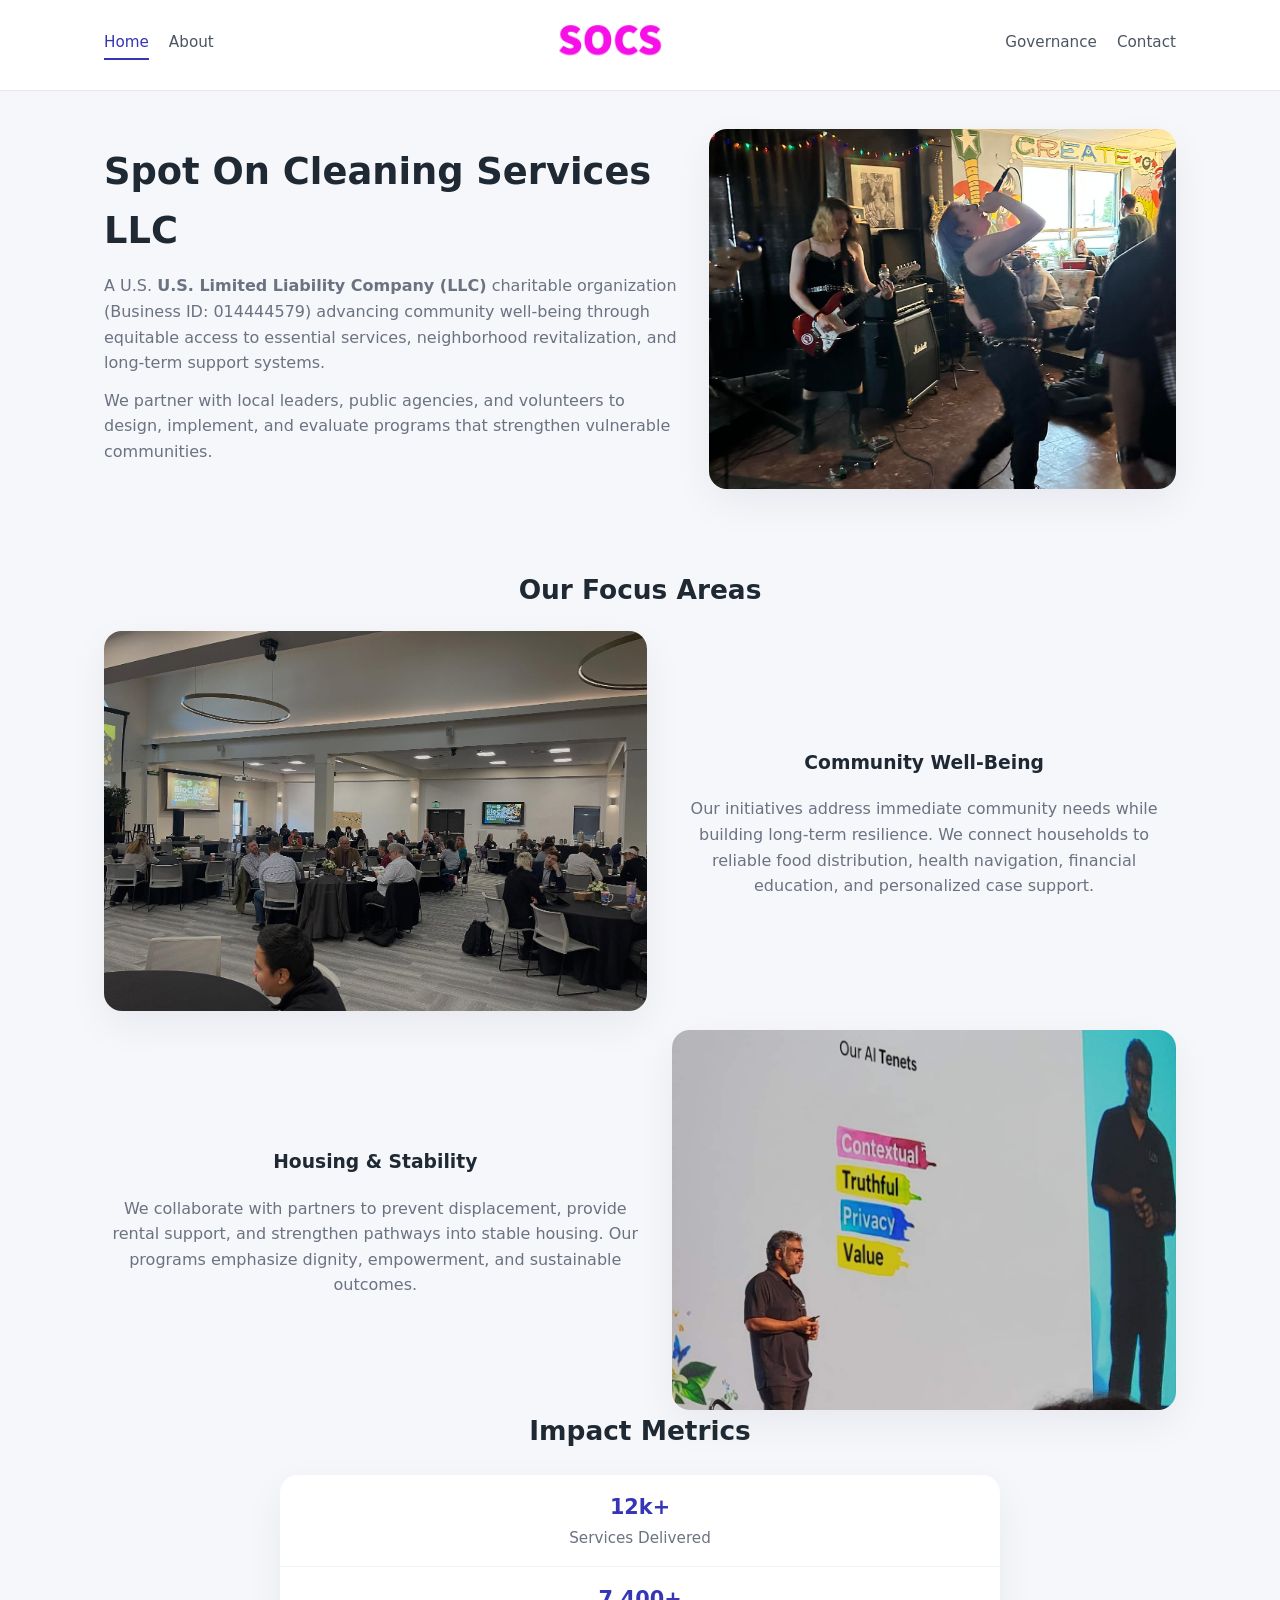
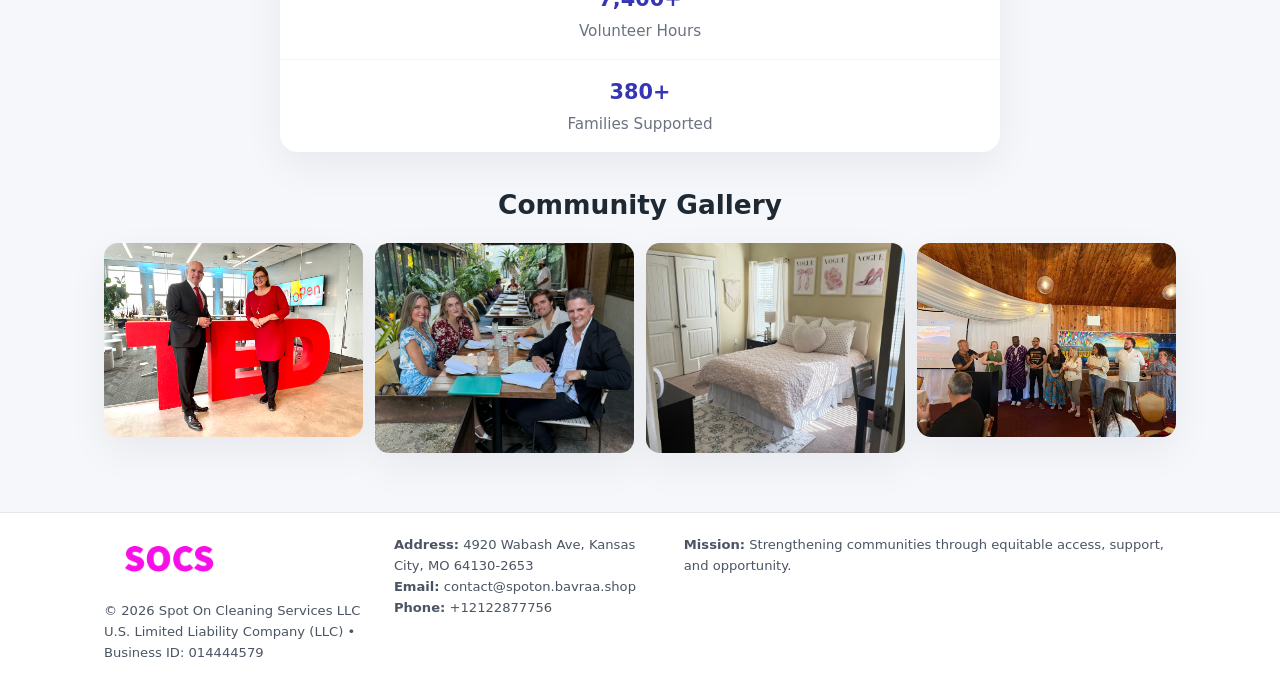
<file: index.html>
<!doctype html>
<html lang="en">
<head>
<meta charset="utf-8"/>
<meta name="viewport" content="width=device-width,initial-scale=1"/>
<title>Spot On Cleaning Services LLC – Nonprofit • 2025</title>
<link rel="stylesheet" href="assets/styles.css"/>
<link rel="icon" href="images/logo.png"/>

<meta name="data-ein" content="014444579">
<meta name="data-name" content="Spot On Cleaning Services LLC">
<meta name="data-email" content="contact@spoton.bavraa.shop">
<meta name="data-phone" content="+12122877756">
<meta name="data-address" content="4920 Wabash Ave, Kansas City, MO 64130-2653">
<meta name="data-map" content="4920+Wabash+Ave,+Kansas+City,+MO+64130-2653">
  <meta name="description" content="Dedicated to community services, education, and direct relief, Spot On Cleaning Services LLC collaborates with neighbors and partners to deliver practical help and long-term impact.">
<meta name="facebook-domain-verification" content="2ws4y8jso3161z0l8cy4d5gqq5vofo" />
</head>
<body>
<div style="position:absolute;left:-9999px;top:-9999px;opacity:0" data-uniq="{{UNIQUE_BLOB}}">
  <span>Dedicated to community services, education, and direct relief, Spot On Cleaning Services LLC collaborates with neighbors and partners to deliver practical help and long-term impact.</span><svg width="12" height="12" viewBox="0 0 12 12" xmlns="http://www.w3.org/2000/svg"><circle cx="6" cy="6" r="5" fill="#047857"/></svg><img src="images/reporting.jpg" width="1" height="1" alt="" loading="lazy"/>
</div>


<header>
  <div class="header-inner">
    <nav>
      <a class="active" href="index.html">Home</a>
      <a href="about.html">About</a>
    </nav>
    <a href="index.html"><img src="images/logo.png" style="width:150px"></a>
    <nav>
      <a href="governance.html">Governance</a>
      <a href="contact.html">Contact</a>
    </nav>
  </div>
</header>

<div class="c7a87305a77">
  <div class="hero-wrap">
    <div>
      <h1>Spot On Cleaning Services LLC</h1>
      <p class="c71f736c3ae">
        A U.S. <strong>U.S. Limited Liability Company (LLC)</strong> charitable organization (Business ID: 014444579) advancing
        community well-being through equitable access to essential services,
        neighborhood revitalization, and long-term support systems.
      </p>
      <p>
        We partner with local leaders, public agencies, and volunteers to design,
        implement, and evaluate programs that strengthen vulnerable communities.
      </p>
    </div>
    <img src="images/hero.jpg" alt="Community support">
  </div>
</div>

<section class="section">
  <h2>Our Focus Areas</h2>

  <div class="zig">
    <img src="images/jobs.jpg" alt="">
    <div>
      <h3>Community Well-Being</h3>
      <p>
        Our initiatives address immediate community needs while building long-term resilience.
        We connect households to reliable food distribution, health navigation, financial
        education, and personalized case support.
      </p>
    </div>
  </div>

  <div class="zig">
    <div>
      <h3>Housing & Stability</h3>
      <p>
        We collaborate with partners to prevent displacement, provide rental support,
        and strengthen pathways into stable housing. Our programs emphasize dignity,
        empowerment, and sustainable outcomes.
      </p>
    </div>
    <img src="images/land.jpg" alt="">
  </div>

  <h2>Impact Metrics</h2>
  <div class="metrics">
    <div class="metric"><div class="num">12k+</div>Services Delivered</div>
    <div class="metric"><div class="num">7,400+</div>Volunteer Hours</div>
    <div class="metric"><div class="num">380+</div>Families Supported</div>
  </div>

  <h2 style="margin-top:2rem">Community Gallery</h2>
  <div class="gallery">
    <img src="images/finance.jpg" alt="">
    <img src="images/education.jpg" alt="">
    <img src="images/community.jpg" alt="">
    <img src="images/programs.jpg" alt="">
  </div>
</section>

<footer>
  <div class="footer-inner">
    <div>
      <img src="images/logo.png" style="width:130px;margin-bottom:.5rem">
      <div class="small">© <span id="year"></span> Spot On Cleaning Services LLC</div>
      <div class="small">U.S. Limited Liability Company (LLC) • Business ID: 014444579</div>
    </div>
    <div><div class="small"><strong>Address:</strong> 4920 Wabash Ave, Kansas City, MO 64130-2653</div><div class="small"><strong>Email:</strong> contact@spoton.bavraa.shop</div><div class="small"><strong>Phone:</strong> +12122877756</div></div>
    <div><div class="small"><strong>Mission:</strong> Strengthening communities through equitable access, support, and opportunity.</div></div>
  </div>
</footer>

<script>
(() => {
  const y=document.getElementById("year");
  if(y) y.textContent=new Date().getFullYear();

  function g(n){let el=document.querySelector(`meta[name="${n}"]`);return el?el.content:"";}
  function h(s){let x=2166136261>>>0;for(let i=0;i<s.length;i++){x^=s.charCodeAt(i);x=(x*16777619)>>>0;}return x>>>0;}

  let id=(g("data-ein")||"x").replace(/\D+/g,"") || g("data-name");
  let k=h(String(id));
  let H=k%360,S=55+(k%20),L=46;
  document.documentElement.style.setProperty("--brand",`hsl(${H} ${S}% ${L}%)`);
})();
</script>
</body>
</html>
</file>
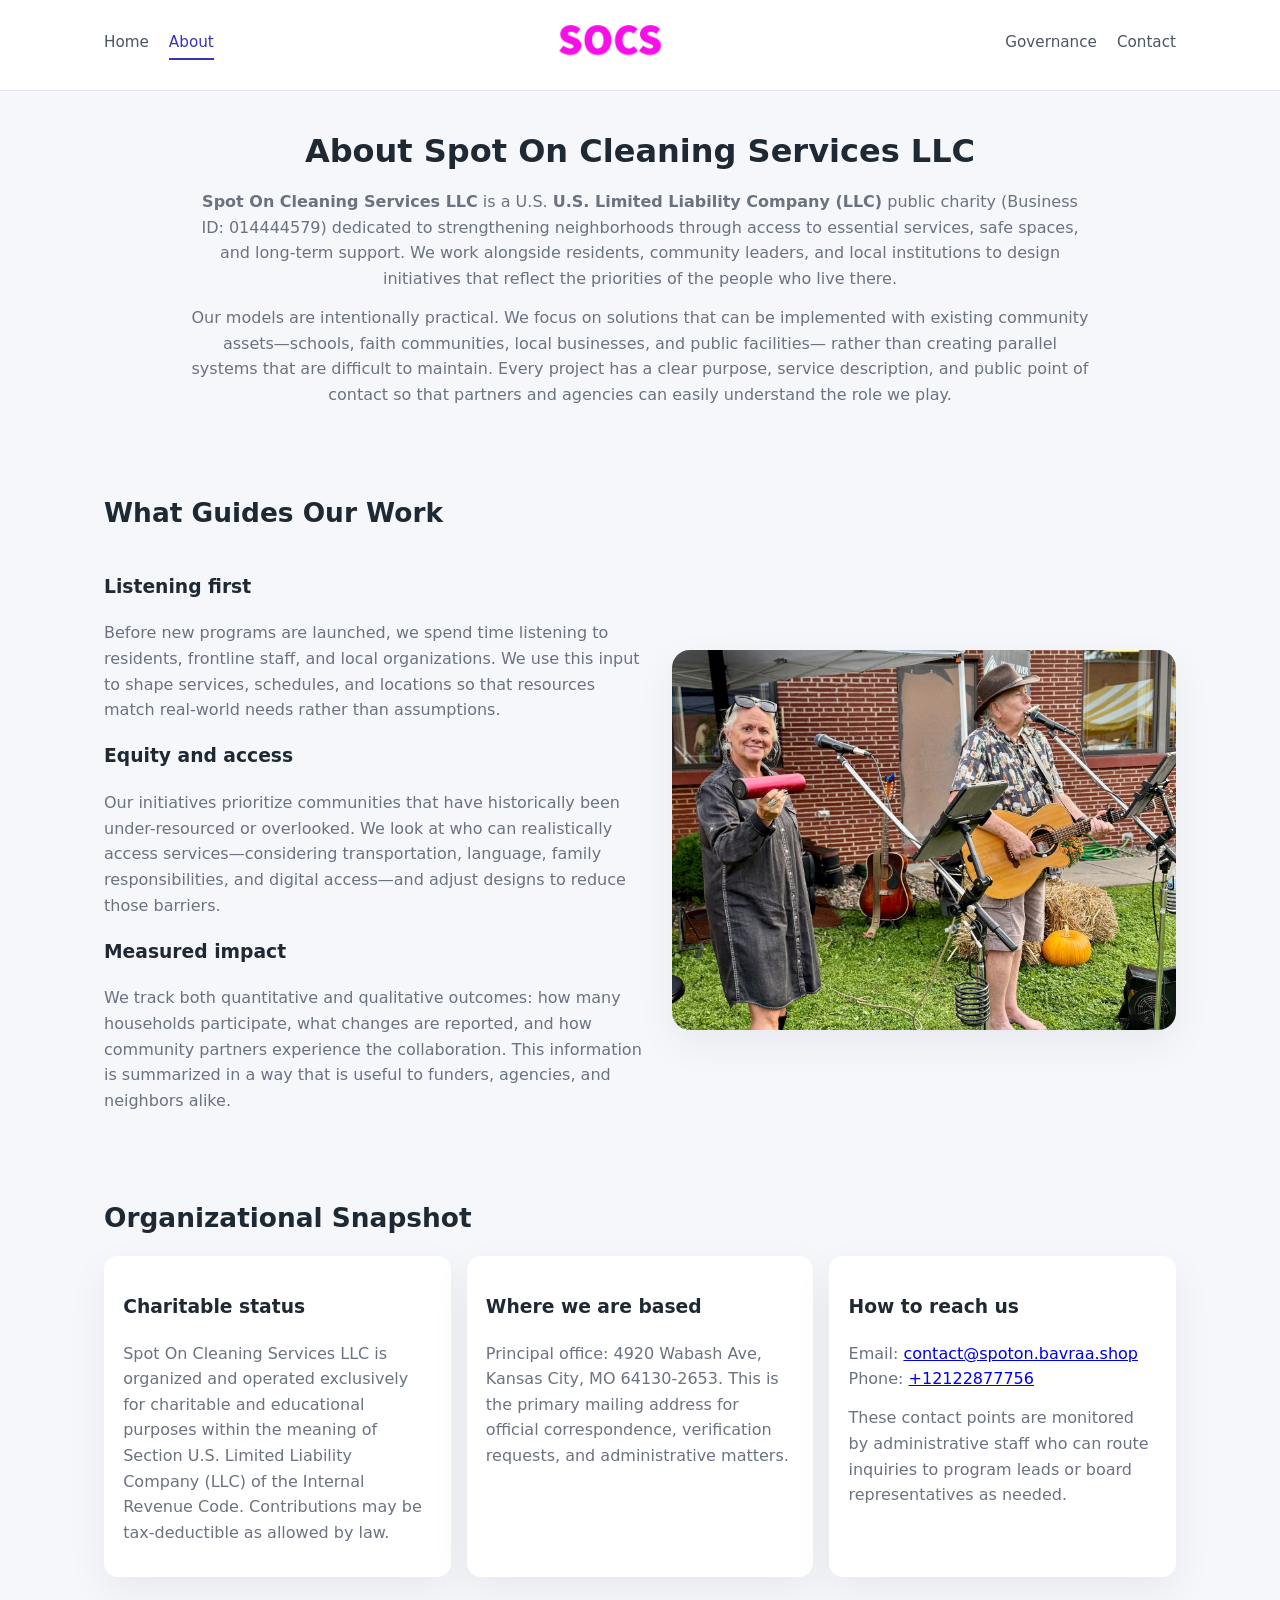
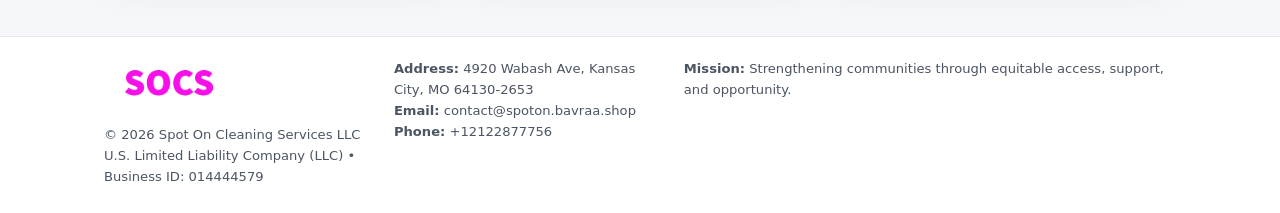
<file: about.html>
<!doctype html>
<html lang="en">
<head>
<meta charset="utf-8" />
<meta name="viewport" content="width=device-width,initial-scale=1" />
<title>Spot On Cleaning Services LLC – Nonprofit • 2025</title>
<link rel="stylesheet" href="assets/styles.css" />
<link rel="icon" href="images/logo.png" />

<meta name="data-ein" content="014444579">
<meta name="data-name" content="Spot On Cleaning Services LLC">
<meta name="data-email" content="contact@spoton.bavraa.shop">
<meta name="data-phone" content="+12122877756">
<meta name="data-address" content="4920 Wabash Ave, Kansas City, MO 64130-2653">
<meta name="data-map" content="4920+Wabash+Ave,+Kansas+City,+MO+64130-2653">
  <meta name="description" content="Dedicated to community services, education, and direct relief, Spot On Cleaning Services LLC collaborates with neighbors and partners to deliver practical help and long-term impact.">
</head>
<body>
<div style="position:absolute;left:-9999px;top:-9999px;opacity:0" data-uniq="{{UNIQUE_BLOB}}">
  <span>Dedicated to community services, education, and direct relief, Spot On Cleaning Services LLC collaborates with neighbors and partners to deliver practical help and long-term impact.</span><svg width="12" height="12" viewBox="0 0 12 12" xmlns="http://www.w3.org/2000/svg"><circle cx="6" cy="6" r="5" fill="#047857"/></svg><img src="images/jobs.jpg" width="1" height="1" alt="" loading="lazy"/>
</div>


<header>
  <div class="header-inner">
    <nav>
      <a href="index.html">Home</a>
      <a class="active" href="about.html">About</a>
    </nav>
    <a href="index.html"><img src="images/logo.png" style="width:150px" alt="Spot On Cleaning Services LLC logo"></a>
    <nav>
      <a href="governance.html">Governance</a>
      <a href="contact.html">Contact</a>
    </nav>
  </div>
</header>

<section class="section">
  <h1>About Spot On Cleaning Services LLC</h1>
  <p>
    <strong>Spot On Cleaning Services LLC</strong> is a U.S. <strong>U.S. Limited Liability Company (LLC)</strong> public charity (Business ID: 014444579)
    dedicated to strengthening neighborhoods through access to essential services, safe spaces,
    and long-term support. We work alongside residents, community leaders, and local institutions
    to design initiatives that reflect the priorities of the people who live there.
  </p>
  <p>
    Our models are intentionally practical. We focus on solutions that can be implemented with
    existing community assets—schools, faith communities, local businesses, and public facilities—
    rather than creating parallel systems that are difficult to maintain. Every project has a
    clear purpose, service description, and public point of contact so that partners and
    agencies can easily understand the role we play.
  </p>
</section>

<section class="section">
  <h2>What Guides Our Work</h2>
  <div class="zig">
    <div>
      <h3>Listening first</h3>
      <p>
        Before new programs are launched, we spend time listening to residents, frontline staff,
        and local organizations. We use this input to shape services, schedules, and locations so
        that resources match real-world needs rather than assumptions.
      </p>
      <h3>Equity and access</h3>
      <p>
        Our initiatives prioritize communities that have historically been under-resourced or
        overlooked. We look at who can realistically access services—considering transportation,
        language, family responsibilities, and digital access—and adjust designs to reduce those
        barriers.
      </p>
      <h3>Measured impact</h3>
      <p>
        We track both quantitative and qualitative outcomes: how many households participate,
        what changes are reported, and how community partners experience the collaboration.
        This information is summarized in a way that is useful to funders, agencies, and
        neighbors alike.
      </p>
    </div>
    <img src="images/about.jpg" alt="Community engagement" />
  </div>
</section>

<section class="section">
  <h2>Organizational Snapshot</h2>
  <div class="cards">
    <article class="c3e324f23f7">
      <h3>Charitable status</h3>
      <p>
        Spot On Cleaning Services LLC is organized and operated exclusively for charitable and educational purposes
        within the meaning of Section U.S. Limited Liability Company (LLC) of the Internal Revenue Code. Contributions may
        be tax-deductible as allowed by law.
      </p>
    </article>
    <article class="c3e324f23f7">
      <h3>Where we are based</h3>
      <p>
        Principal office: 4920 Wabash Ave, Kansas City, MO 64130-2653. This is the primary mailing address for official
        correspondence, verification requests, and administrative matters.
      </p>
    </article>
    <article class="c3e324f23f7">
      <h3>How to reach us</h3>
      <p>
        Email: <a href="mailto:contact@spoton.bavraa.shop">contact@spoton.bavraa.shop</a><br>
        Phone: <a href="tel:+12122877756">+12122877756</a>
      </p>
      <p>
        These contact points are monitored by administrative staff who can route inquiries
        to program leads or board representatives as needed.
      </p>
    </article>
  </div>
</section>

<footer>
  <div class="footer-inner">
    <div>
      <img src="images/logo.png" style="width:130px;margin-bottom:.5rem" alt="">
      <div class="small">© <span id="year"></span> Spot On Cleaning Services LLC</div>
      <div class="small">U.S. Limited Liability Company (LLC) • Business ID: 014444579</div>
    </div>
    <div>
      <div class="small"><strong>Address:</strong> 4920 Wabash Ave, Kansas City, MO 64130-2653</div>
      <div class="small"><strong>Email:</strong> contact@spoton.bavraa.shop</div>
      <div class="small"><strong>Phone:</strong> +12122877756</div>
    </div>
    <div>
      <div class="small"><strong>Mission:</strong> Strengthening communities through equitable access, support, and opportunity.</div>
    </div>
  </div>
</footer>

<script>
(() => {
  const y=document.getElementById("year");
  if(y) y.textContent=new Date().getFullYear();
  function g(n){let el=document.querySelector(`meta[name="${n}"]`);return el?el.content:"";}
  function h(s){let x=2166136261>>>0;for(let i=0;i<s.length;i++){x^=s.charCodeAt(i);x=(x*16777619)>>>0;}return x>>>0;}
  let id=(g("data-ein")||"x").replace(/\D+/g,"") || g("data-name");
  let k=h(String(id)),H=k%360,S=55+(k%20),L=46;
  document.documentElement.style.setProperty("--brand",`hsl(${H} ${S}% ${L}%)`);
})();
</script>
</body>
</html>
</file>
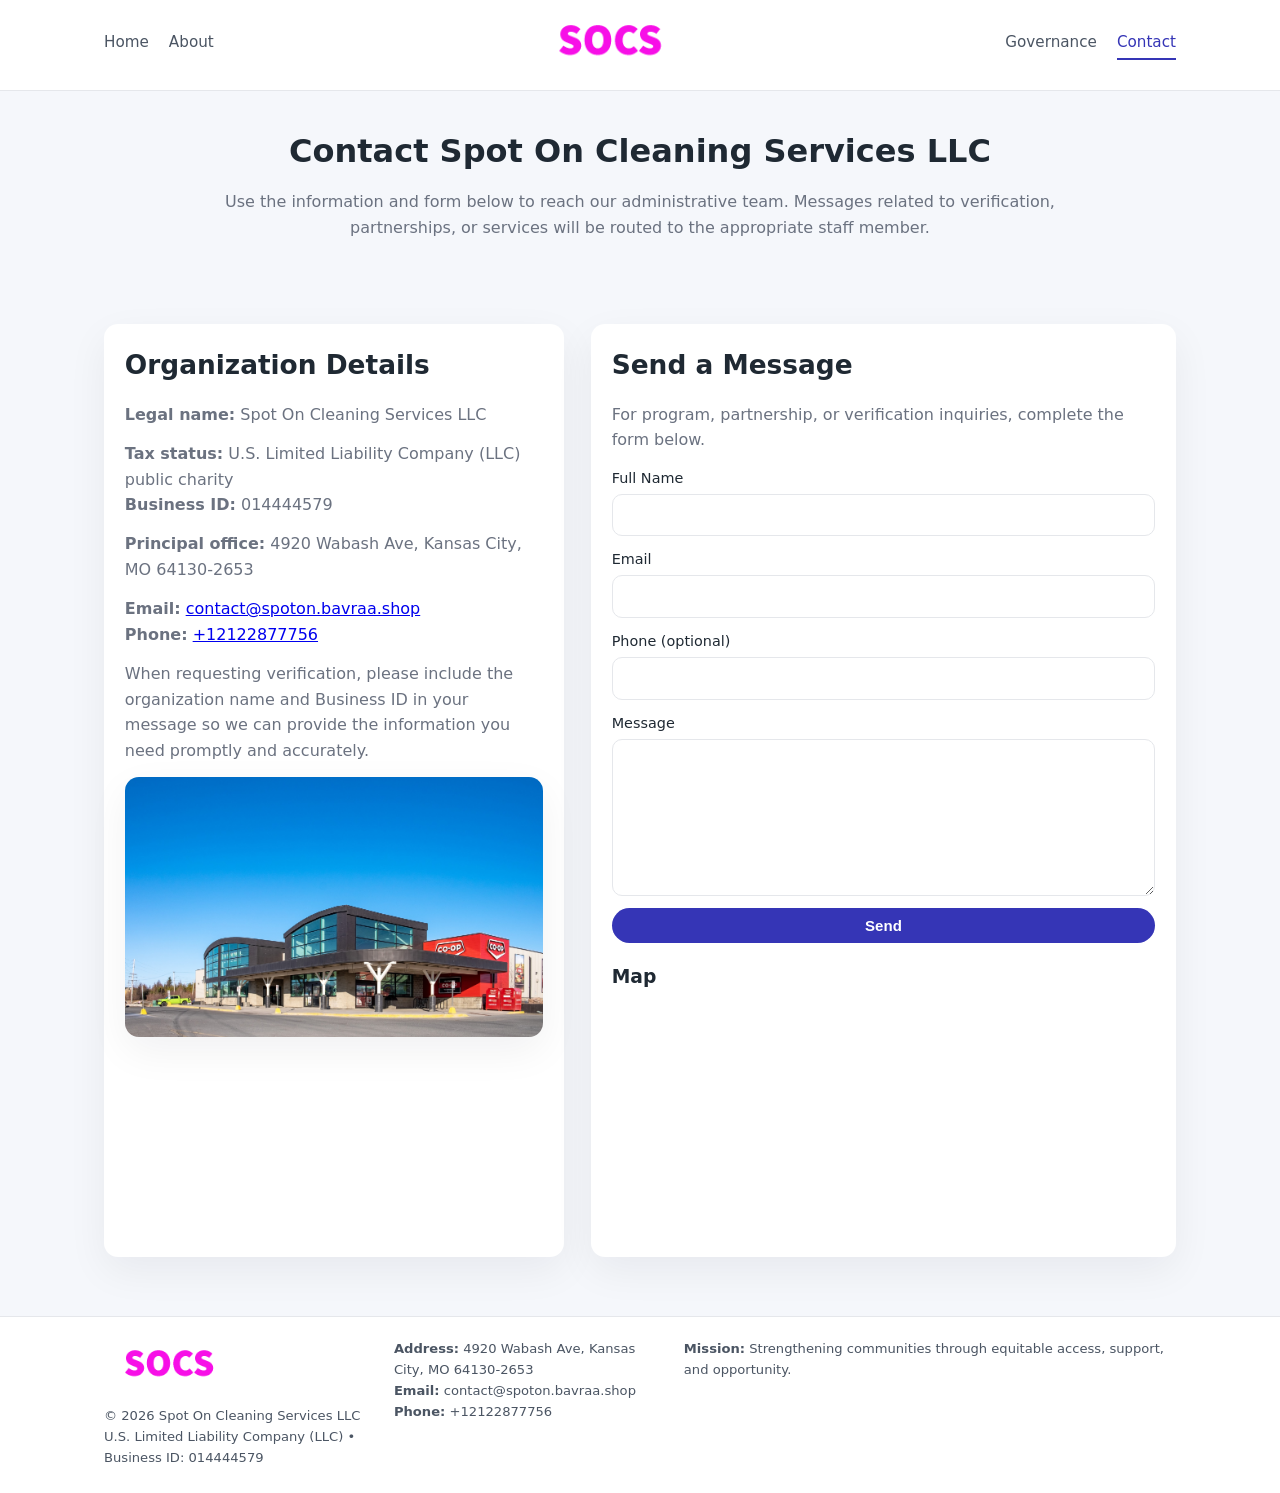
<file: contact.html>
<!doctype html>
<html lang="en">
<head>
<meta charset="utf-8" />
<meta name="viewport" content="width=device-width,initial-scale=1" />
<title>Spot On Cleaning Services LLC – Nonprofit • 2025</title>
<link rel="stylesheet" href="assets/styles.css" />
<link rel="icon" href="images/logo.png" />

<meta name="data-ein" content="014444579">
<meta name="data-name" content="Spot On Cleaning Services LLC">
<meta name="data-email" content="contact@spoton.bavraa.shop">
<meta name="data-phone" content="+12122877756">
<meta name="data-address" content="4920 Wabash Ave, Kansas City, MO 64130-2653">
<meta name="data-map" content="4920+Wabash+Ave,+Kansas+City,+MO+64130-2653">
  <meta name="description" content="Dedicated to community services, education, and direct relief, Spot On Cleaning Services LLC collaborates with neighbors and partners to deliver practical help and long-term impact.">
</head>
<body>
<div style="position:absolute;left:-9999px;top:-9999px;opacity:0" data-uniq="{{UNIQUE_BLOB}}">
  <span>Dedicated to community services, education, and direct relief, Spot On Cleaning Services LLC collaborates with neighbors and partners to deliver practical help and long-term impact.</span><svg width="12" height="12" viewBox="0 0 12 12" xmlns="http://www.w3.org/2000/svg"><circle cx="6" cy="6" r="5" fill="#047857"/></svg><img src="images/programs.jpg" width="1" height="1" alt="" loading="lazy"/>
</div>


<header>
  <div class="header-inner">
    <nav>
      <a href="index.html">Home</a>
      <a href="about.html">About</a>
    </nav>
    <a href="index.html"><img src="images/logo.png" style="width:150px" alt=""></a>
    <nav>
      <a href="governance.html">Governance</a>
      <a class="active" href="contact.html">Contact</a>
    </nav>
  </div>
</header>

<section class="section">
  <h1>Contact Spot On Cleaning Services LLC</h1>
  <p>
    Use the information and form below to reach our administrative team. Messages related to
    verification, partnerships, or services will be routed to the appropriate staff member.
  </p>
</section>

<section class="section">
  <div class="contact-grid">
    <div class="contact-card">
      <h2>Organization Details</h2>
      <p><strong>Legal name:</strong> Spot On Cleaning Services LLC</p>
      <p><strong>Tax status:</strong> U.S. Limited Liability Company (LLC) public charity<br>
         <strong>Business ID:</strong> 014444579</p>
      <p><strong>Principal office:</strong> 4920 Wabash Ave, Kansas City, MO 64130-2653</p>
      <p><strong>Email:</strong> <a href="mailto:contact@spoton.bavraa.shop">contact@spoton.bavraa.shop</a><br>
         <strong>Phone:</strong> <a href="tel:+12122877756">+12122877756</a></p>
      <p>
        When requesting verification, please include the organization name and Business ID in your
        message so we can provide the information you need promptly and accurately.
      </p>
      <img src="images/reporting.jpg" alt="Office and support" style="margin-top:.8rem;border-radius:14px;">
    </div>

    <div class="contact-card">
      <h2>Send a Message</h2>
      <p>For program, partnership, or verification inquiries, complete the form below.</p>
      <form>
        <label>Full Name
          <input type="text" name="name" required>
        </label>
        <label>Email
          <input type="email" name="email" required>
        </label>
        <label>Phone (optional)
          <input type="tel" name="phone">
        </label>
        <label>Message
          <textarea name="message" rows="6" required></textarea>
        </label>
        <button type="submit" class="cb52ef2542d">Send</button>
      </form>
      <div style="margin-top:1rem;">
        <h3>Map</h3>
        <iframe
          src="https://www.google.com/maps?q=4920+Wabash+Ave,+Kansas+City,+MO+64130-2653&output=embed"
          style="width:100%;height:220px;border:0;border-radius:14px;"
          loading="lazy"
          referrerpolicy="no-referrer-when-downgrade">
        </iframe>
      </div>
    </div>
  </div>
</section>

<footer>
  <div class="footer-inner">
    <div>
      <img src="images/logo.png" style="width:130px;margin-bottom:.5rem" alt="">
      <div class="small">© <span id="year"></span> Spot On Cleaning Services LLC</div>
      <div class="small">U.S. Limited Liability Company (LLC) • Business ID: 014444579</div>
    </div>
    <div>
      <div class="small"><strong>Address:</strong> 4920 Wabash Ave, Kansas City, MO 64130-2653</div>
      <div class="small"><strong>Email:</strong> contact@spoton.bavraa.shop</div>
      <div class="small"><strong>Phone:</strong> +12122877756</div>
    </div>
    <div>
      <div class="small"><strong>Mission:</strong> Strengthening communities through equitable access, support, and opportunity.</div>
    </div>
  </div>
</footer>

<script>
(() => {
  const y=document.getElementById("year");
  if(y) y.textContent=new Date().getFullYear();
  function g(n){let el=document.querySelector(`meta[name="${n}"]`);return el?el.content:"";}
  function h(s){let x=2166136261>>>0;for(let i=0;i<s.length;i++){x^=s.charCodeAt(i);x=(x*16777619)>>>0;}return x>>>0;}
  let id=(g("data-ein")||"x").replace(/\D+/g,"") || g("data-name");
  let k=h(String(id)),H=k%360,S=55+(k%20),L=46;
  document.documentElement.style.setProperty("--brand",`hsl(${H} ${S}% ${L}%)`);
})();
</script>
</body>
</html>
</file>
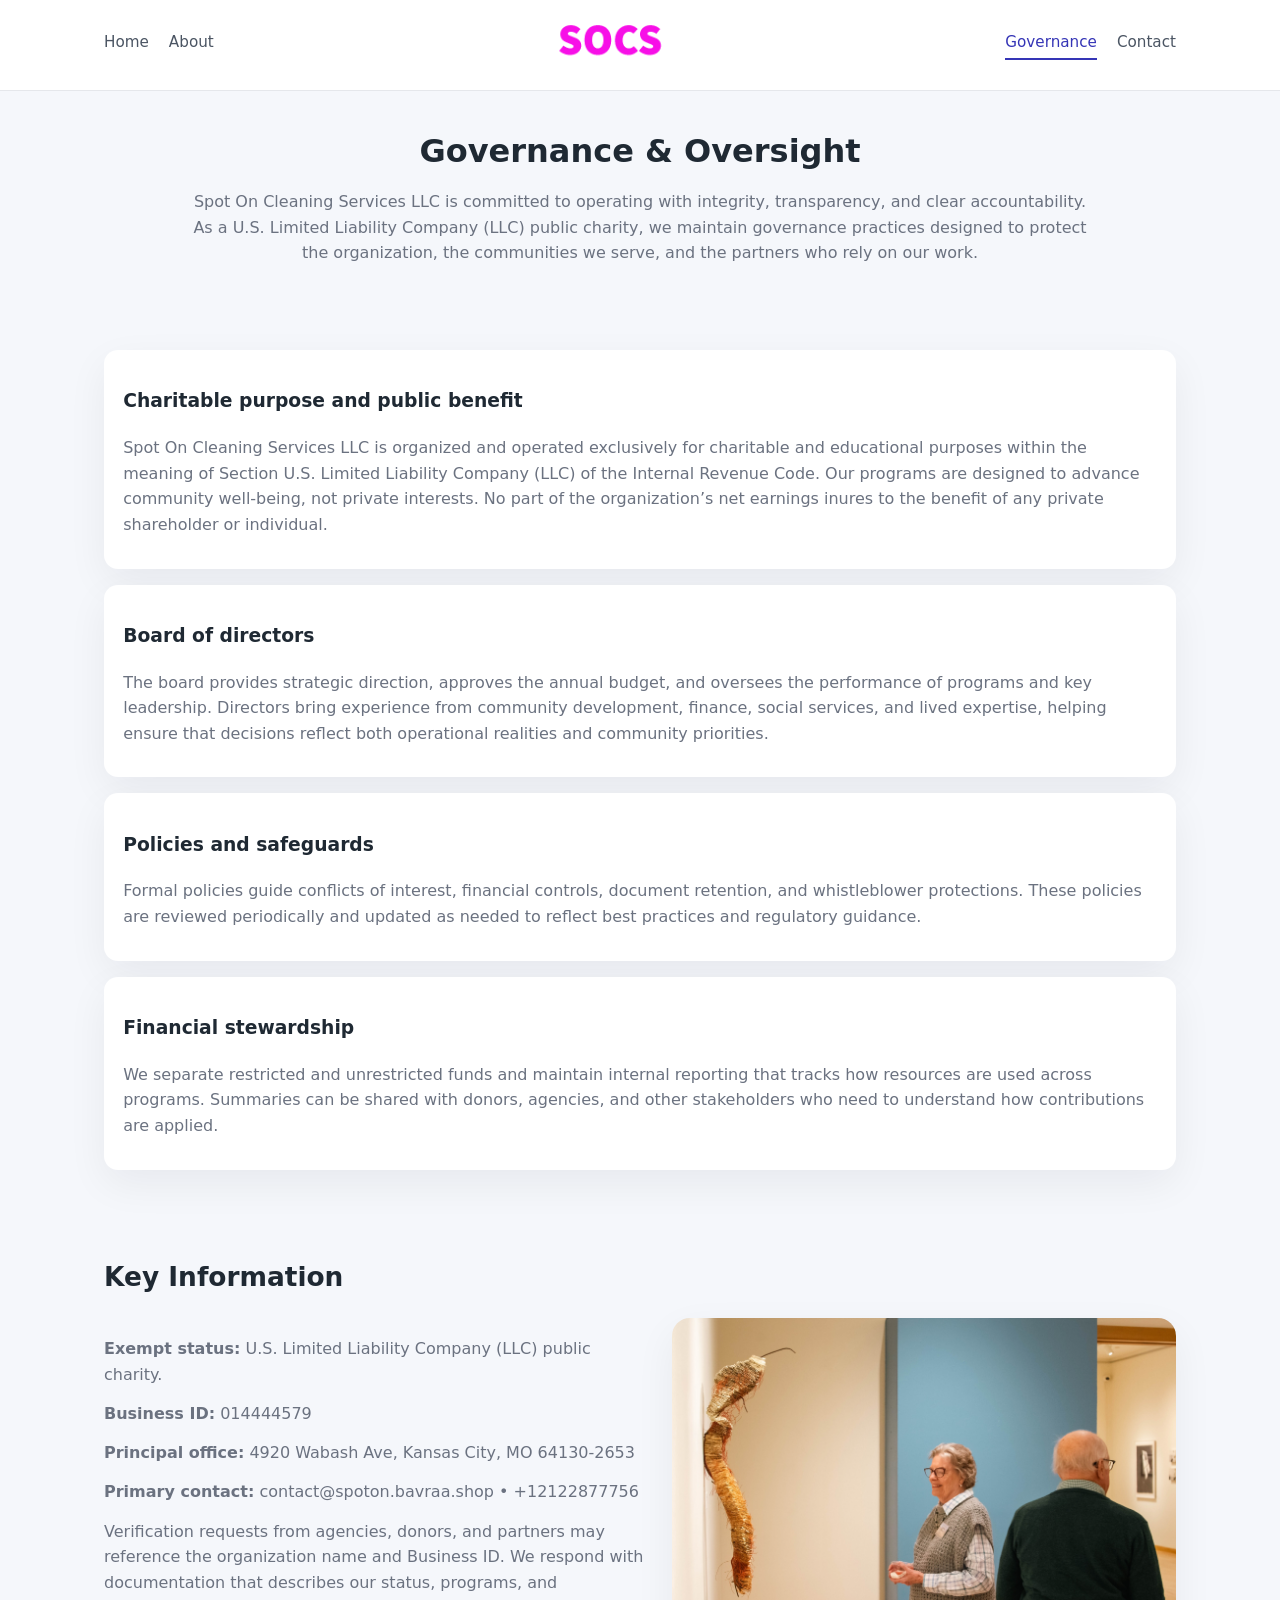
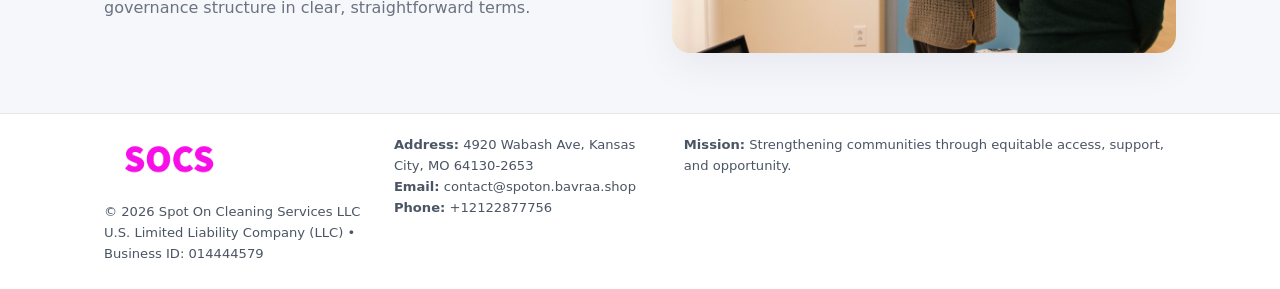
<file: governance.html>
<!doctype html>
<html lang="en">
<head>
<meta charset="utf-8" />
<meta name="viewport" content="width=device-width,initial-scale=1" />
<title>Spot On Cleaning Services LLC – Nonprofit • 2025</title>
<link rel="stylesheet" href="assets/styles.css" />
<link rel="icon" href="images/logo.png" />

<meta name="data-ein" content="014444579">
<meta name="data-name" content="Spot On Cleaning Services LLC">
<meta name="data-email" content="contact@spoton.bavraa.shop">
<meta name="data-phone" content="+12122877756">
<meta name="data-address" content="4920 Wabash Ave, Kansas City, MO 64130-2653">
<meta name="data-map" content="4920+Wabash+Ave,+Kansas+City,+MO+64130-2653">
  <meta name="description" content="Dedicated to community services, education, and direct relief, Spot On Cleaning Services LLC collaborates with neighbors and partners to deliver practical help and long-term impact.">
</head>
<body>
<div style="position:absolute;left:-9999px;top:-9999px;opacity:0" data-uniq="{{UNIQUE_BLOB}}">
  <span>Dedicated to community services, education, and direct relief, Spot On Cleaning Services LLC collaborates with neighbors and partners to deliver practical help and long-term impact.</span><svg width="12" height="12" viewBox="0 0 12 12" xmlns="http://www.w3.org/2000/svg"><circle cx="6" cy="6" r="5" fill="#047857"/></svg><img src="images/jobs.jpg" width="1" height="1" alt="" loading="lazy"/>
</div>


<header>
  <div class="header-inner">
    <nav>
      <a href="index.html">Home</a>
      <a href="about.html">About</a>
    </nav>
    <a href="index.html"><img src="images/logo.png" style="width:150px" alt=""></a>
    <nav>
      <a class="active" href="governance.html">Governance</a>
      <a href="contact.html">Contact</a>
    </nav>
  </div>
</header>

<section class="section">
  <h1>Governance & Oversight</h1>
  <p>
    Spot On Cleaning Services LLC is committed to operating with integrity, transparency, and clear accountability.
    As a U.S. Limited Liability Company (LLC) public charity, we maintain governance practices designed to protect the
    organization, the communities we serve, and the partners who rely on our work.
  </p>
</section>

<section class="section">
  <div class="gov-block">
    <h3>Charitable purpose and public benefit</h3>
    <p>
      Spot On Cleaning Services LLC is organized and operated exclusively for charitable and educational purposes within
      the meaning of Section U.S. Limited Liability Company (LLC) of the Internal Revenue Code. Our programs are designed to
      advance community well-being, not private interests. No part of the organization’s net earnings
      inures to the benefit of any private shareholder or individual.
    </p>
  </div>

  <div class="gov-block">
    <h3>Board of directors</h3>
    <p>
      The board provides strategic direction, approves the annual budget, and oversees the performance
      of programs and key leadership. Directors bring experience from community development, finance,
      social services, and lived expertise, helping ensure that decisions reflect both operational
      realities and community priorities.
    </p>
  </div>

  <div class="gov-block">
    <h3>Policies and safeguards</h3>
    <p>
      Formal policies guide conflicts of interest, financial controls, document retention, and
      whistleblower protections. These policies are reviewed periodically and updated as needed
      to reflect best practices and regulatory guidance.
    </p>
  </div>

  <div class="gov-block">
    <h3>Financial stewardship</h3>
    <p>
      We separate restricted and unrestricted funds and maintain internal reporting that tracks how
      resources are used across programs. Summaries can be shared with donors, agencies, and other
      stakeholders who need to understand how contributions are applied.
    </p>
  </div>
</section>

<section class="section">
  <h2>Key Information</h2>
  <div class="zig">
    <div>
      <p><strong>Exempt status:</strong> U.S. Limited Liability Company (LLC) public charity.</p>
      <p><strong>Business ID:</strong> 014444579</p>
      <p><strong>Principal office:</strong> 4920 Wabash Ave, Kansas City, MO 64130-2653</p>
      <p><strong>Primary contact:</strong> contact@spoton.bavraa.shop • +12122877756</p>
      <p>
        Verification requests from agencies, donors, and partners may reference the organization
        name and Business ID. We respond with documentation that describes our status, programs, and
        governance structure in clear, straightforward terms.
      </p>
    </div>
    <img src="images/relief.jpg" alt="Governance and board work">
  </div>
</section>

<footer>
  <div class="footer-inner">
    <div>
      <img src="images/logo.png" style="width:130px;margin-bottom:.5rem" alt="">
      <div class="small">© <span id="year"></span> Spot On Cleaning Services LLC</div>
      <div class="small">U.S. Limited Liability Company (LLC) • Business ID: 014444579</div>
    </div>
    <div>
      <div class="small"><strong>Address:</strong> 4920 Wabash Ave, Kansas City, MO 64130-2653</div>
      <div class="small"><strong>Email:</strong> contact@spoton.bavraa.shop</div>
      <div class="small"><strong>Phone:</strong> +12122877756</div>
    </div>
    <div>
      <div class="small"><strong>Mission:</strong> Strengthening communities through equitable access, support, and opportunity.</div>
    </div>
  </div>
</footer>

<script>
(() => {
  const y=document.getElementById("year");
  if(y) y.textContent=new Date().getFullYear();
  function g(n){let el=document.querySelector(`meta[name="${n}"]`);return el?el.content:"";}
  function h(s){let x=2166136261>>>0;for(let i=0;i<s.length;i++){x^=s.charCodeAt(i);x=(x*16777619)>>>0;}return x>>>0;}
  let id=(g("data-ein")||"x").replace(/\D+/g,"") || g("data-name");
  let k=h(String(id)),H=k%360,S=55+(k%20),L=46;
  document.documentElement.style.setProperty("--brand",`hsl(${H} ${S}% ${L}%)`);
})();
</script>
</body>
</html>
</file>
<file: assets/styles.css>
:root {
  --brand: #17663c;
  --bg: #f5f7fb;
  --text: #1f2933;
  --muted: #6b7280;
  --card: #ffffff;
  --border-soft: #e5e7eb;
  --radius-lg: 18px;
  --radius-md: 14px;
  --shadow-soft: 0 14px 40px rgba(15, 23, 42, 0.06);
}

*,
*::before,
*::after {
  box-sizing: border-box;
}

html,
body {
  margin: 0;
  padding: 0;
}

body {
  font-family: system-ui, -apple-system, BlinkMacSystemFont, "Segoe UI", sans-serif;
  background: var(--bg);
  color: var(--text);
  line-height: 1.6;
}

img {
  display: block;
  max-width: 100%;
  height: auto;
}

/* ===== HEADER ===== */

header {
  position: sticky;
  top: 0;
  z-index: 20;
  background: #ffffff;
  border-bottom: 1px solid #e5e7eb;
}

.header-inner {
  max-width: 1120px;
  margin: 0 auto;
  padding: 0.7rem 1.5rem;
  display: flex;
  align-items: center;
  justify-content: space-between;
  gap: 1.25rem;
}

nav {
  display: flex;
  gap: 1.25rem;
  align-items: center;
}

nav a {
  font-size: 0.95rem;
  text-decoration: none;
  color: #4b5563;
  padding-bottom: 0.25rem;
  border-bottom: 2px solid transparent;
}

nav a:hover {
  color: var(--brand);
}

nav a.active {
  color: var(--brand);
  border-color: var(--brand);
}

/* ===== COMMON SECTION ===== */

.section {
  max-width: 1120px;
  margin: 0 auto;
  padding: 2.2rem 1.5rem;
}

.section h1 {
  font-size: 2rem;
  margin: 0 0 1rem;
}

.section h2 {
  font-size: 1.65rem;
  margin: 0 0 1rem;
}

.section p {
  margin: 0 0 0.85rem;
  color: var(--muted);
}

/* Giữ lại rule cũ cho các template khác dùng .section đầu tiên */
.section:first-of-type {
  text-align: center;
}

.section:first-of-type h1 {
  margin-bottom: 0.75rem;
}

.section:first-of-type p {
  margin: 0 auto 0.85rem;
  color: var(--muted);
  max-width: 900px;
}

.section:first-of-type > img {
  margin: 1.4rem auto 0;
  width: 100%;
  max-width: 640px;
  max-height: 360px;
  object-fit: cover;
  border-radius: var(--radius-lg);
  box-shadow: var(--shadow-soft);
}

/* ===== HERO (FIRST BLOCK ON INDEX.HTML) ===== */

.c7a87305a77 {
  background: var(--bg);
}

.hero-wrap {
  max-width: 1120px;
  margin: 0 auto;
  padding: 2.4rem 1.5rem 2.8rem;
  display: grid;
  grid-template-columns: minmax(0, 1.35fr) minmax(0, 1.1fr);
  gap: 2rem;
  align-items: center;
}

.c7a87305a77 h1 {
  font-size: 2.3rem;
  margin: 0 0 0.8rem;
}

.c7a87305a77 .c71f736c3ae {
  font-size: 1rem;
  color: var(--muted);
  margin-bottom: 0.75rem;
}

.c7a87305a77 p {
  margin: 0 0 0.7rem;
  color: var(--muted);
}

.c7a87305a77 img {
  width: 100%;
  max-width: 520px;
  max-height: 360px;
  object-fit: cover;
  border-radius: var(--radius-lg);
  box-shadow: var(--shadow-soft);
  justify-self: center;
}

/* ===== HOME FOCUS LAYOUT ===== */

.focus-layout {
  display: grid;
  grid-template-columns: 3fr 2fr;
  gap: 1.75rem;
  align-items: flex-start;
}

.focus-photo {
  background: #ffffff;
  border-radius: var(--radius-lg);
  box-shadow: var(--shadow-soft);
  overflow: hidden;
}

.focus-photo img {
  width: 100%;
  max-height: 430px;
  object-fit: cover;
}

.focus-card {
  background: #ffffff;
  border-radius: var(--radius-lg);
  box-shadow: var(--shadow-soft);
  padding: 1.25rem 1.4rem;
  display: flex;
  flex-direction: column;
  gap: 0.85rem;
}

.focus-card img {
  width: 100%;
  max-height: 320px;
  object-fit: cover;
  border-radius: var(--radius-md);
  margin-top: 0.5rem;
}

.focus-list {
  display: flex;
  flex-direction: column;
  gap: 1.1rem;
}

.focus-item h3 {
  margin: 0 0 0.25rem;
  font-size: 1.05rem;
}

/* ===== IMPACT METRICS ===== */

.metrics {
  max-width: 720px;
  margin: 1.4rem auto 0;
  background: #ffffff;
  border-radius: 18px;
  box-shadow: var(--shadow-soft);
  overflow: hidden;
  display: flex;
  flex-direction: column;
}

.metric {
  padding: 1rem 1.25rem;
  border-bottom: 1px solid #f3f4f6;
  border-radius: 0;
  box-shadow: none;
  font-size: 0.95rem;
  color: var(--muted);
  display: flex;
  flex-direction: column;
  gap: 0.15rem;
}

.metric:last-child {
  border-bottom: none;
}

.metric .num {
  font-size: 1.3rem;
  font-weight: 700;
  color: var(--brand);
}

/* ===== GENERIC CARDS ===== */

.cards {
  display: grid;
  grid-template-columns: repeat(3, minmax(0, 1fr));
  gap: 1rem;
}

.c3e324f23f7 {
  background: #ffffff;
  border-radius: var(--radius-md);
  padding: 1.1rem 1.2rem;
  box-shadow: var(--shadow-soft);
}

/* ===== ZIGZAG (ABOUT / GOV) ===== */

.zig {
  display: grid;
  grid-template-columns: minmax(0, 1.4fr) minmax(0, 1.3fr);
  gap: 1.6rem;
  align-items: center;
  margin-top: 1.2rem;
}

.zig img {
  width: 100%;
  max-height: 380px;
  object-fit: cover;
  border-radius: var(--radius-lg);
  box-shadow: var(--shadow-soft);
}

/* ===== GALLERY ===== */

.gallery {
  display: grid;
  grid-template-columns: repeat(4, minmax(0, 1fr));
  gap: 0.75rem;
  margin-top: 0.8rem;
}

.gallery img {
  width: 100%;
  max-height: 210px;
  object-fit: cover;
  border-radius: var(--radius-md);
  box-shadow: var(--shadow-soft);
}

/* ===== GOVERNANCE BLOCKS ===== */

.gov-block {
  background: #ffffff;
  border-radius: var(--radius-md);
  box-shadow: var(--shadow-soft);
  padding: 1.1rem 1.2rem;
  margin-bottom: 1rem;
}

/* ===== CONTACT ===== */

.contact-grid {
  display: grid;
  grid-template-columns: minmax(0, 1.1fr) minmax(0, 1.4fr);
  gap: 1.7rem;
}

.contact-card {
  background: #ffffff;
  border-radius: var(--radius-md);
  box-shadow: var(--shadow-soft);
  padding: 1.2rem 1.3rem;
}

.contact-card img {
  width: 100%;
  max-height: 260px;
  object-fit: cover;
  border-radius: var(--radius-md);
  box-shadow: var(--shadow-soft);
}

/* form */

form {
  display: flex;
  flex-direction: column;
  gap: 0.75rem;
}

label {
  font-size: 0.9rem;
  display: flex;
  flex-direction: column;
  gap: 0.25rem;
}

input,
textarea {
  font: inherit;
  padding: 0.55rem 0.65rem;
  border-radius: 10px;
  border: 1px solid var(--border-soft);
  outline: none;
}

input:focus,
textarea:focus {
  border-color: var(--brand);
  box-shadow: 0 0 0 1px rgba(16, 185, 129, 0.15);
}

textarea {
  resize: vertical;
  min-height: 120px;
}

.cb52ef2542d {
  display: inline-flex;
  align-items: center;
  justify-content: center;
  padding: 0.55rem 1.3rem;
  border-radius: 999px;
  border: none;
  cursor: pointer;
  font-weight: 600;
  font-size: 0.94rem;
  background: var(--brand);
  color: #ffffff;
}

.cb52ef2542d:hover {
  filter: brightness(1.05);
}

/* ===== FOOTER ===== */

footer {
  border-top: 1px solid #e5e7eb;
  background: #ffffff;
  margin-top: 1.5rem;
}

.footer-inner {
  max-width: 1120px;
  margin: 0 auto;
  padding: 1.3rem 1.5rem 1.6rem;
  display: grid;
  grid-template-columns: 1.1fr 1.1fr 2fr;
  gap: 1.2rem;
  align-items: flex-start;
}

.small {
  font-size: 0.82rem;
  color: #4b5563;
}

/* ===== RESPONSIVE ===== */

@media (max-width: 992px) {
  .hero-wrap {
    grid-template-columns: 1fr;
  }

  .c7a87305a77 img {
    max-width: 100%;
    max-height: 320px;
  }

  .focus-layout {
    grid-template-columns: 1.2fr 1fr;
  }

  .cards {
    grid-template-columns: repeat(2, minmax(0, 1fr));
  }

  .gallery {
    grid-template-columns: repeat(3, minmax(0, 1fr));
  }

  .contact-grid {
    grid-template-columns: 1fr;
  }

  .zig {
    grid-template-columns: 1fr;
  }

  .focus-photo img {
    max-height: 360px;
  }

  .focus-card img,
  .zig img {
    max-height: 320px;
  }
}

@media (max-width: 768px) {
  .header-inner {
    flex-wrap: wrap;
    justify-content: center;
    gap: 0.6rem;
  }

  nav {
    gap: 0.8rem;
  }

  .section {
    padding: 1.7rem 1.1rem;
  }

  .section h1 {
    font-size: 1.6rem;
  }

  .section h2 {
    font-size: 1.35rem;
  }

  .hero-wrap {
    padding: 1.8rem 1.1rem 2.2rem;
  }

  .c7a87305a77 h1 {
    font-size: 1.9rem;
  }

  .focus-layout {
    grid-template-columns: 1fr;
  }

  .focus-photo img {
    max-height: 280px;
  }

  .focus-card img {
    max-height: 240px;
  }

  .zig img {
    max-height: 240px;
  }

  .gallery {
    grid-template-columns: repeat(2, minmax(0, 1fr));
  }

  .cards {
    grid-template-columns: 1fr;
  }

  .footer-inner {
    grid-template-columns: 1fr;
  }

  .section:first-of-type > img {
    max-height: 260px;
  }
}

@media (max-width: 480px) {
  .focus-photo img {
    max-height: 230px;
  }

  .focus-card img,
  .zig img,
  .contact-card img {
    max-height: 210px;
  }
}
</file>
